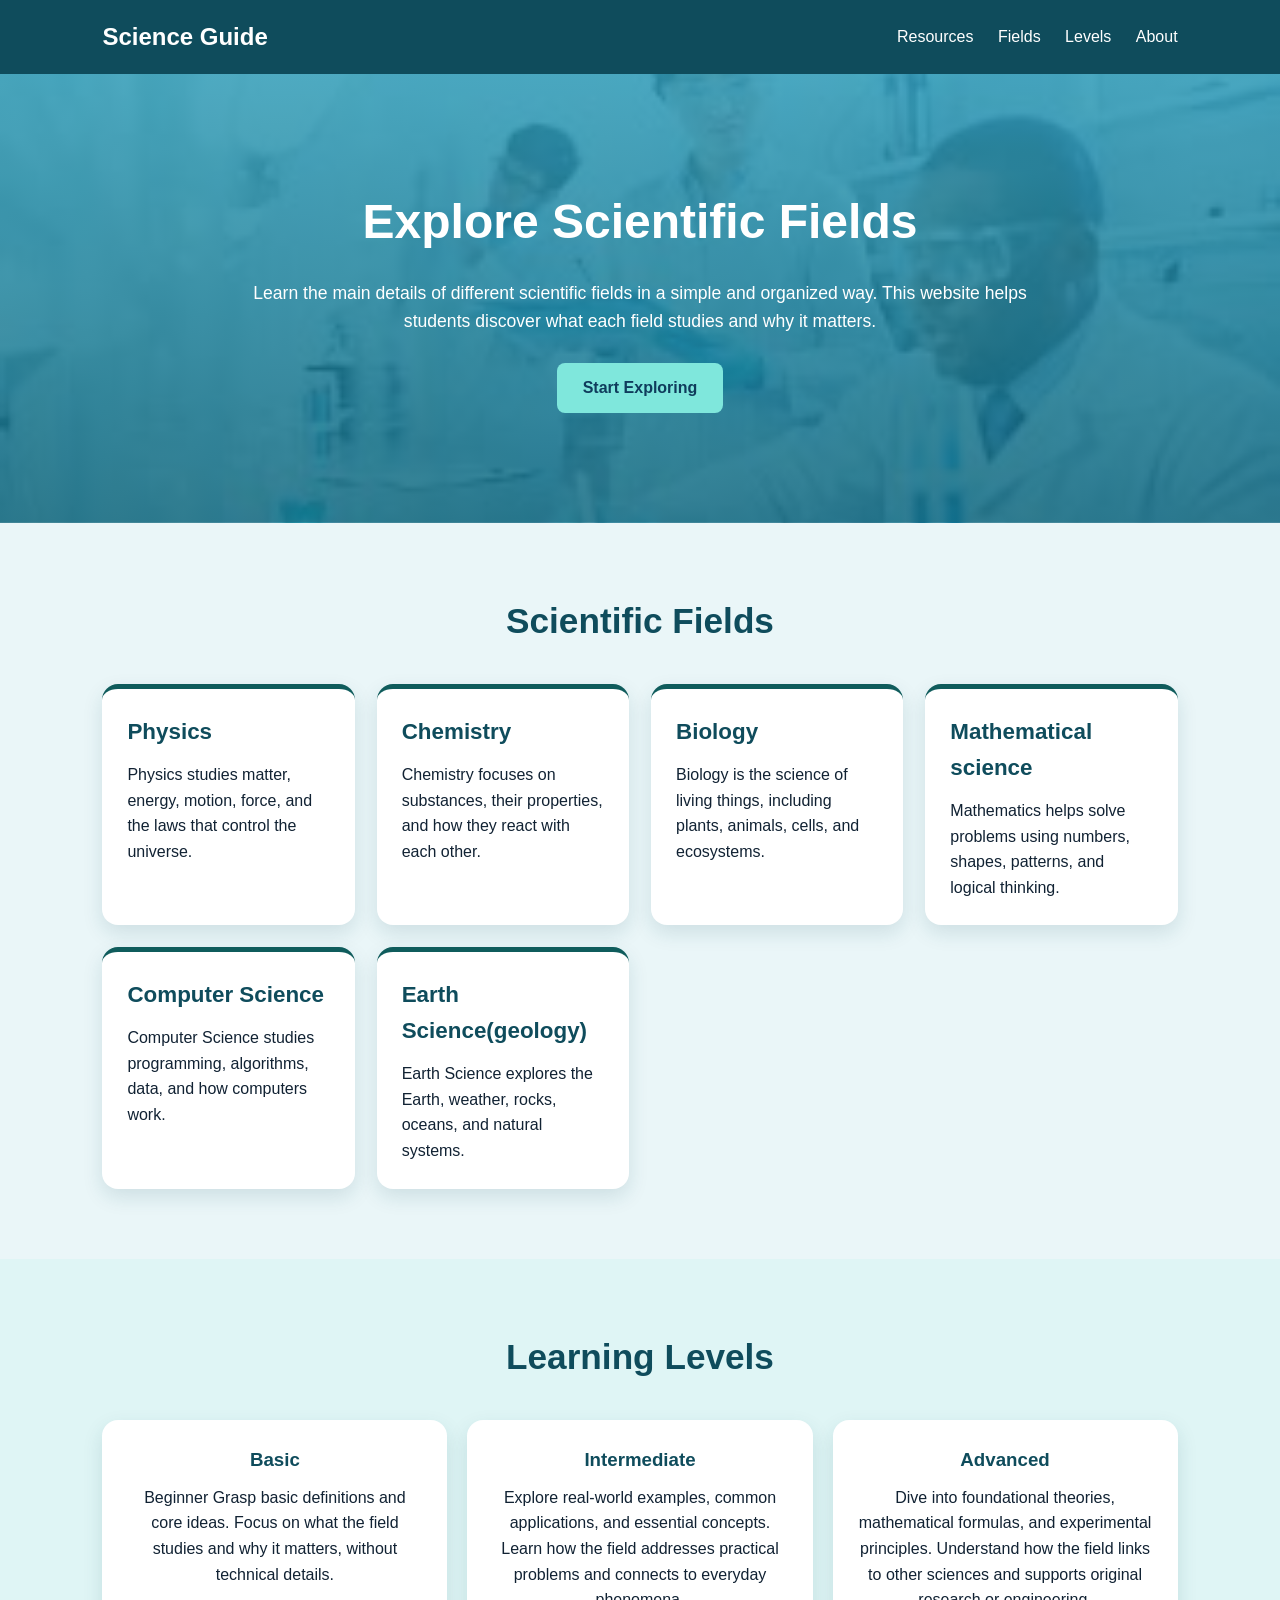
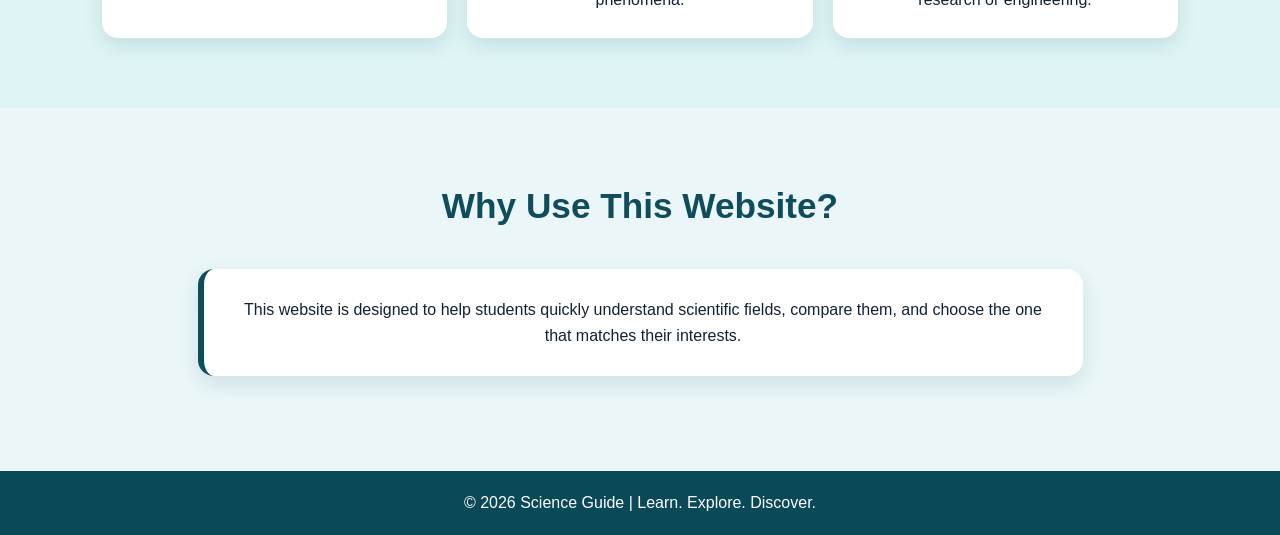
<file: index.html>
<!DOCTYPE html>
<html lang = "en">
          <head>
<meta charset = "UTF-8" />
<meta name = "viewport" content = "width=device-width, initial-scale=1.0" />
        <title>Scientific Fields Explorer</title>
      <link rel = "stylesheet" href = "style.css" />
          </head>
<body>
  <header class = "navbar">
<div class = "logo">Science Guide</div>
    <nav>
 <a href = "resources.html">Resources</a>
      <a href = "#fields">Fields</a>
               <a href = "#levels">Levels</a>
 <a href = "#about">About</a>
    </nav>
  </header>
  
  <section class = "hero">
              <div class = "hero-content">
<h1>Explore Scientific Fields</h1>
      <p>Learn the main details of different scientific fields in a simple and organized way. This website helps students discover what each field studies and why it matters.</p>
<a href = "#fields" class = "btn">Start Exploring</a>
    </div>
  </section>

  <main>
           <section id = "fields" class = "section">
<h2>Scientific Fields</h2>
<div class = "cards">
                <div class = "card">
  <h3>Physics</h3>
      <p>Physics studies matter, energy, motion, force, and the laws that control the universe.</p>
                </div>
<div class = "card">
<h3>Chemistry</h3>
          <p>Chemistry focuses on substances, their properties, and how they react with each other.</p>
</div>
        <div class="card">
                    <h3>Biology</h3>
                <p>Biology is the science of living things, including plants, animals, cells, and ecosystems.</p>
        </div>
<div class ="card">
  <h3>Mathematical science</h3>
          <p>Mathematics helps solve problems using numbers, shapes, patterns, and logical thinking.</p>
        </div>
                  <div class = "card">
             <h3>Computer Science</h3>
          <p>Computer Science studies programming, algorithms, data, and how computers work.</p>
    </div>
                   <div class = "card">
    <h3>Earth Science(geology)</h3>
      <p>Earth Science explores the Earth, weather, rocks, oceans, and natural systems.</p>
         </div>
  </div>
   </section>

    <section id = "levels" class = "section alt">
                 <h2>Learning Levels</h2>
      <div class = "levels">
            <div class = "level-box">
   <h3>Basic</h3>
<p>Beginner Grasp basic definitions and core ideas. Focus on what the field studies and why it matters, without technical details.</p>
        </div>
        <div class = "level-box">
  <h3>Intermediate</h3>
          <p>Explore real-world examples, common applications, and essential concepts. Learn how the field addresses practical problems and connects to everyday phenomena.</p>
                 </div>
        <div class = "level-box">
   <h3>Advanced</h3>
       <p>Dive into foundational theories, mathematical formulas, and experimental principles. Understand how the field links to other sciences and supports original research or engineering.</p>
        </div>
      </div>
    </section>

                 <section id = "about" class = "section">
<h2>Why Use This Website?</h2>
      <div class = "about-box">
<p>This website is designed to help students quickly understand scientific fields, compare them, and choose the one that matches their interests.</p>
      </div>
    </section>
              </main>

  <footer class="footer">
       <p>© 2026 Science Guide | Learn. Explore. Discover.</p>
  </footer>
</body>
</html>
</file>
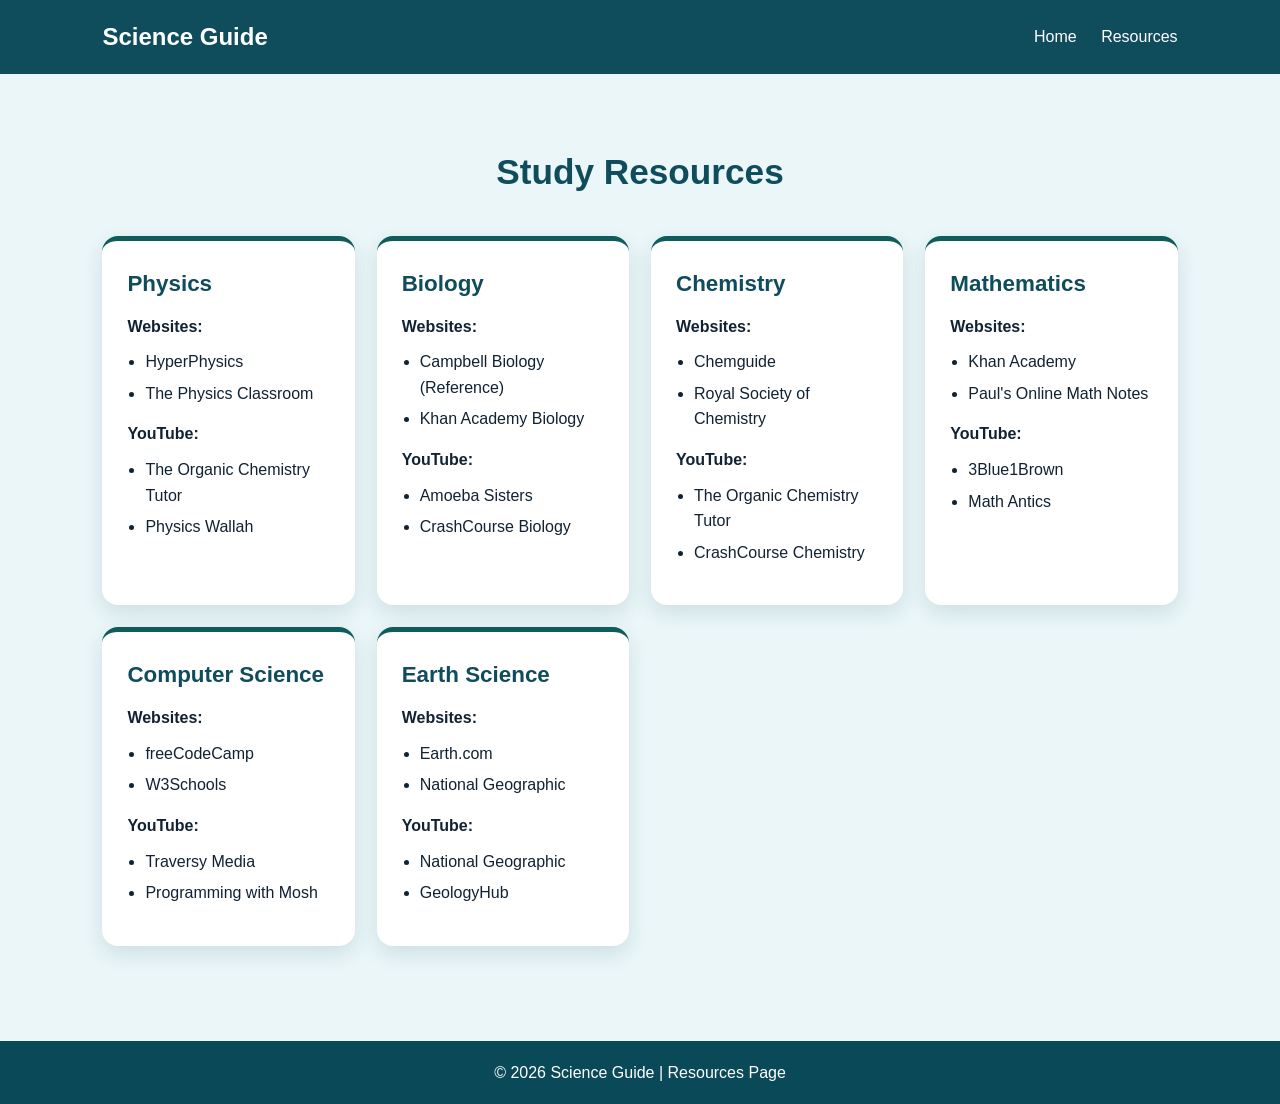
<file: resources.html>
<!DOCTYPE html>

             <html lang = "en">

      <head>
      <meta charset = "UTF-8" />
  <meta name = "viewport" content = "width=device-width, initial-scale=1.0" />
          <title>Resources | Science Guide</title>
<link rel="stylesheet" href="style.css" />
      </head>
<body>

       <header class = "navbar">
<div class = "logo">Science Guide</div>
 <nav>
          <a href = "index.html">Home</a>
                         <a href = "resources.html">Resources</a>
</nav >
</header >


       <main>

    <section class = "section">
<h2>Study Resources</h2>
          <div class = "cards">
                   <div class = "card">
<h3>Physics</h3>
<p><strong>Websites:</strong></p>
          <ul>
                 <li>HyperPhysics</li>
<li>The Physics Classroom</li>
          </ul>
     <p><strong >YouTube:</strong ></p>
                      <ul>
            <li>The Organic Chemistry Tutor</li>
<li>Physics Wallah</li>
          </ul>
</div>
        <div class = "card">
                 <h3>Biology</h3>
          <p><strong>Websites:</strong ></p>
                   <ul>
            <li>Campbell Biology (Reference)</li>
                <li>Khan Academy Biology</li>
</ul>
          <p><strong>YouTube:</strong ></p>
<ul>
            <li>Amoeba Sisters</li>
<li>CrashCourse Biology</li>
          </ul>
        </div>
        <div class="card">
<h3>Chemistry</h3>
          <p><strong>Websites:</strong></p>
      <ul>
            <li>Chemguide</li>
<li>Royal Society of Chemistry</li>
          </ul>
  <p><strong>YouTube:</strong></p>
          <ul>
            <li>The Organic Chemistry Tutor</li>
  <li>CrashCourse Chemistry</li>
          </ul>
  </div>
        <div class="card">
               <h3>Mathematics</h3>
  <p><strong>Websites:</strong></p>
          <ul>
<li>Khan Academy</li>
            <li>Paul's Online Math Notes</li>
          </ul>
                   <p><strong >YouTube:</strong ></p>
          <ul>
    <li>3Blue1Brown</li>
<li>Math Antics</li>
          </ul>
        </div>
<div class="card">
                <h3>Computer Science</h3>
           <p><strong >Websites:</strong ></p>
 <ul>
                 <li>freeCodeCamp</li>
            <li>W3Schools</li>
    </ul>
          <p><strong>YouTube:</strong></p>
          <ul>
   <li>Traversy Media</li>
            <li>Programming with Mosh</li>
                  </ul>
        </div>
  <div class="card">
          <h3>Earth Science</h3>
                <p><strong>Websites:</strong></p>
   <ul>
            <li>Earth.com</li>
                   <li>National Geographic</li>
          </ul>
    <p><strong >YouTube:</strong ></p>
          <ul>
  <li>National Geographic</li>
            <li>GeologyHub</li>
          </ul>
  </div>
      </div>
    </section>

  </main>
          <footer class = "footer">

          <p>© 2026 Science Guide | Resources Page</p>
          </footer>

        </body>
      </html>
</file>
<file: style.css>
* {
  margin: 0;
      padding: 0;
  box-sizing: border-box;
    font-family: Arial, sans-serif;
}
body {
  background: #eaf6f8;
   color: #123;
  line-height: 1.6;
}
.navbar {
  background: #0f4c5c;
       color: white;
display: flex;
  justify-content: space-between;
         align-items: center;
  padding: 18px 8%;
  position: sticky;
        top: 0;
z-index: 1000;
}
.logo {
    font-size: 1.5rem;
font-weight: bold;
}
.navbar nav a {
       color: white;
text-decoration: none;
      margin-left: 20px;
font-size: 1rem;
  transition: 0.3s;
}
.navbar nav a:hover {
  color: #9ee6df;
}
.hero {
         background: linear-gradient(rgba(47, 155, 182, 0.85), rgba(18, 106, 129, 0.85)), url("images/images.jpg");
  background-size: cover;
      background-position: center;
  color: white;
      text-align: center;
padding: 110px 20px;
}
.hero-content {
    max-width: 800px;
margin: auto;
}
.hero h1 {
    font-size: 3rem;
margin-bottom: 18px;
}
.hero p {
    font-size: 1.1rem;
margin-bottom: 28px;
}
.btn {
  display: inline-block;
       background: #7fe7dc;
  color: #0f3c5c;
     padding: 12px 26px;
  text-decoration: none;
border-radius: 8px;
  font-weight: bold;
transition: 0.4s;
}
.btn:hover {
  background: #a5f0e8;
}
.section {
  padding: 70px 8%;
}
.section h2 {
  text-align: center;
font-size: 2.2rem;
  color: #0f4c5c;
margin-bottom: 35px;
}
.cards {
  display: grid;
grid-template-columns: repeat(auto-fit, minmax(240px, 1fr));
  gap: 22px;
} 
.card {
background: white;
     padding: 25px;
border-radius: 16px;
      box-shadow: 0 8px 20px rgba(16, 75, 93, 0.13);
  border-top: 5px solid #0f5c5c;
transition: transform 0.3s ease;
}
.card:hover {
  transform: translateY(-6px);
}
.card h3 {
  color: #0f4c5c;
  margin-bottom: 12px;
  font-size: 1.4rem;
}
.alt {
  background: #dff5f5;
}
.levels {
  display: grid;
grid-template-columns: repeat(auto-fit, minmax(220px, 1fr));
  gap: 20px;
}
.level-box {
   background: white;
padding: 25px;
    border-radius: 16px;
text-align: center;
     box-shadow: 0 8px 20px rgba(16, 77, 93, 0.13);
}
.level-box h3 {
   color: #0f4c5c;
  margin-bottom: 10px;
}
.about-box {
  background: white;
         max-width: 885px;
  margin: auto;
   padding: 28px;
border-radius: 16px;
    box-shadow: 0 8px 20px rgba(15, 76, 92, 0.12);
  text-align: center;
        border-left: 6px solid #0f4c5c;
}
.card ul {
  margin: 10px 0 15px;
padding-left: 18px;
}
.card ul li {
  margin-bottom: 6px;
}
.footer {
  background: #0a4958;
        color: white;
  text-align: center;
        padding: 19px 20px;
  margin-top: 25px;
}
@media (max-width: 768px) {
  .navbar {
       flex-direction: column;
  gap: 12px;
  }
  .navbar nav a {
margin: 0 10px;
  }
  .hero h1 {
       font-size: 2.2rem;
  }
}
</file>
